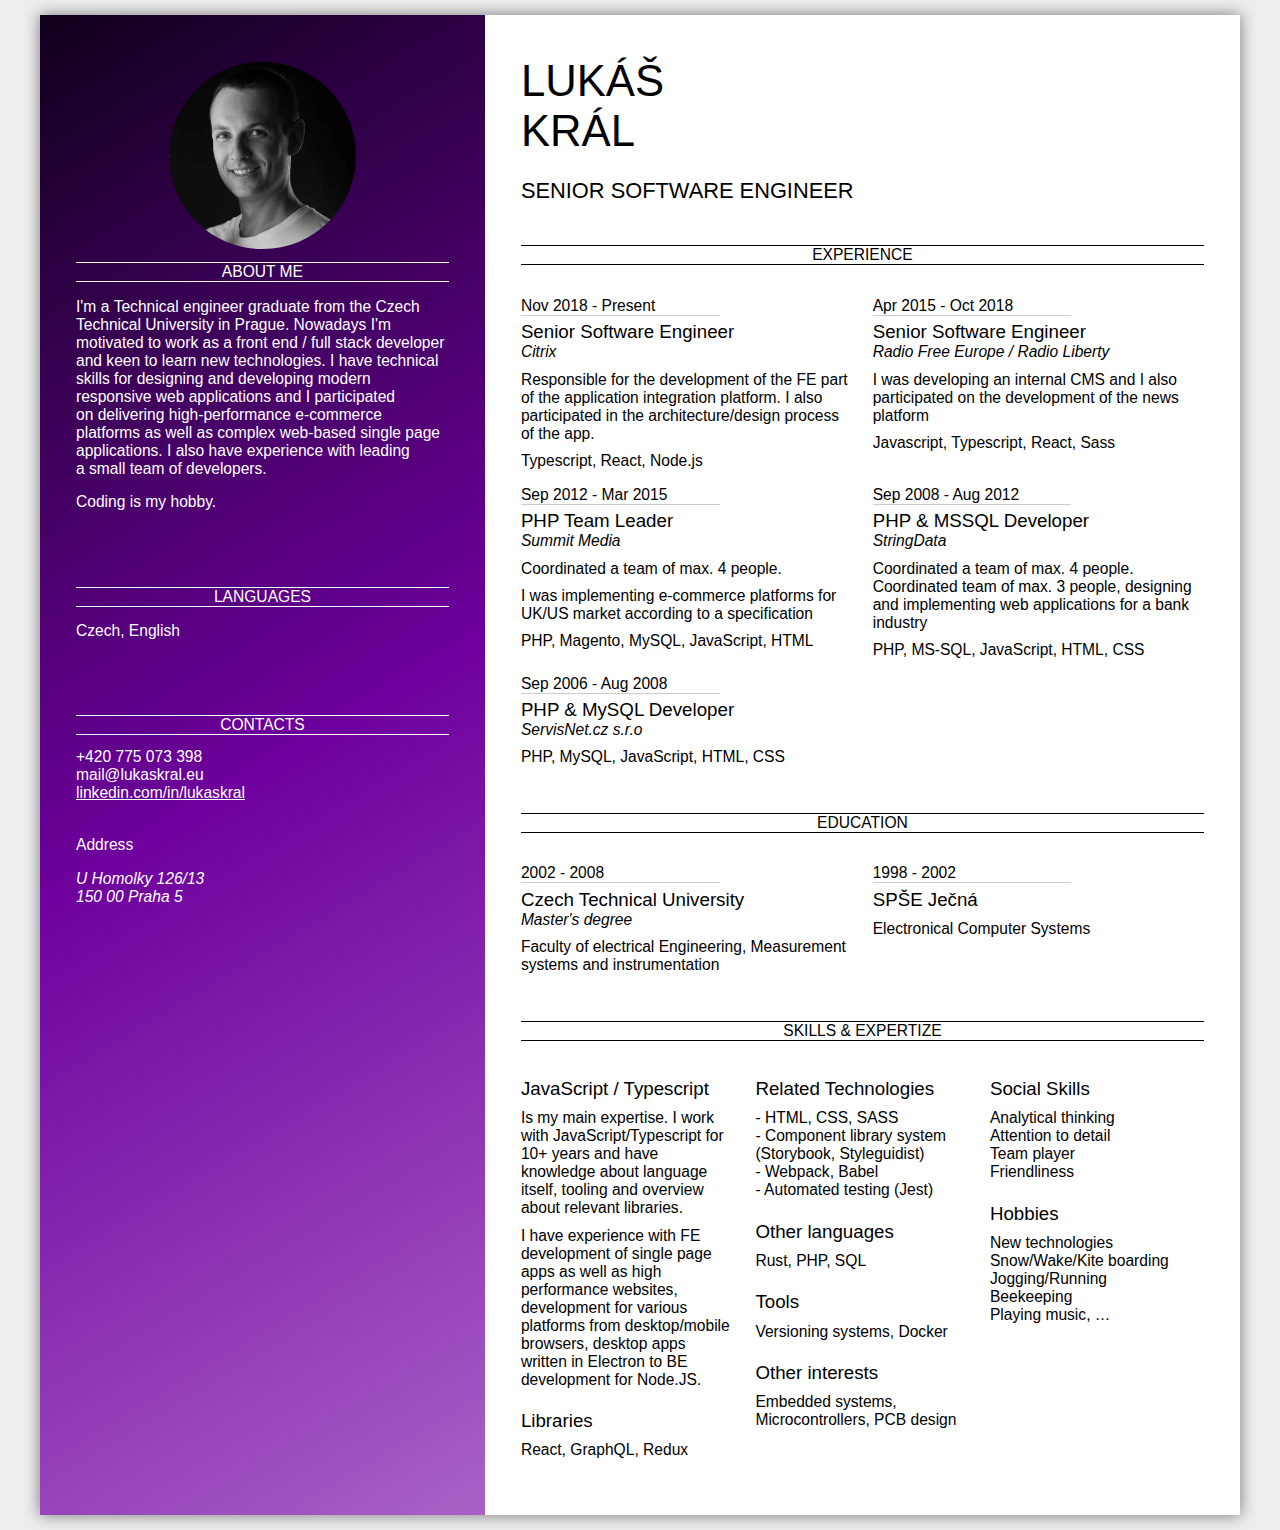
<file: index.html>
<!DOCTYPE html>
<html lang="en">
  <head>
    <meta charset="utf-8" />
    <link rel="icon" href="/favicon.ico" />
    <link rel="stylesheet" href="styles.css">
    <meta name="viewport" content="width=device-width, initial-scale=1" />
    <meta name="theme-color" content="#000000" />
    <meta
      name="description"
      content="CV Lukáš Král - Senior Software Engineer"
    />
    <title>CV Lukáš Král - Senior Software Engineer</title>
  </head>
  <body>
    <main>
      <section class="name-role">
        <h1>
          <span class="first-name">Lukáš</span>
          <span class="last-name">Král</span>
        </h1>
        <div class="role">Senior Software Engineer</div>
      </section>

      <section class="experience">
        <h2>Experience</h2>

        <ul class="items">
          <li>
            <span class="prefix">Nov 2018 - Present</span>
            <h3>Senior Software Engineer</h3>
            <span class="suffix">Citrix</span>
            <p>
              Responsible for the development of the FE part of the application
              integration platform. I also participated in the
              architecture/design process of the app.
            </p>
            <div class="footer">Typescript, React, Node.js</div>
          </li>
          <li>
            <span class="prefix">Apr 2015 - Oct 2018</span>
            <h3>Senior Software Engineer</h3>
            <span class="suffix">Radio Free Europe / Radio Liberty</span>
            <p>
              I was developing an internal CMS and I also participated on the
              development of the news platform
            </p>
            <div class="footer">Javascript, Typescript, React, Sass</div>
          </li>
          <li>
            <span class="prefix">Sep 2012 - Mar 2015</span>
            <h3>PHP Team Leader</h3>
            <span class="suffix">Summit Media</span>
            <p>Coordinated a team of max. 4 people.</p>
            <p>
              I was implementing e-commerce platforms for UK/US market according
              to a specification
            </p>
            <div class="footer">PHP, Magento, MySQL, JavaScript, HTML</div>
          </li>
          <li>
            <span class="prefix">Sep 2008 - Aug 2012</span>
            <h3>PHP & MSSQL Developer</h3>
            <span class="suffix">StringData</span>
            <p>
              Coordinated a team of max. 4 people. Coordinated team of max. 3
              people, designing and implementing web applications for a bank
              industry
            </p>
            <div class="footer">PHP, MS-SQL, JavaScript, HTML, CSS</div>
          </li>
          <li>
            <span class="prefix">Sep 2006 - Aug 2008</span>
            <h3>PHP & MySQL Developer</h3>
            <span class="suffix">ServisNet.cz s.r.o</span>
            <div class="footer">PHP, MySQL, JavaScript, HTML, CSS</div>
          </li>
        </ul>
      </section>

      <section class="education">
        <h2>Education</h2>
        <ul class="items">
          <li>
            <span class="prefix">2002 - 2008</span>
            <h3>Czech Technical University</h3>
            <span class="suffix">Master's degree</span>
            <div class="footer">
              Faculty of electrical Engineering, Measurement systems and
              instrumentation
            </div>
          </li>
          <li>
            <span class="prefix">1998 - 2002</span>
            <h3>SPŠE Ječná</h3>
            <div class="footer">Electronical Computer Systems</div>
          </li>
        </ul>
      </section>

      <section class="skills">
        <h2>Skills &amp; Expertize</h2>
        <ul class="items">
          <li>
            <h3>JavaScript / Typescript</h3>
            <p>
              Is my main expertise. I work with JavaScript/Typescript for 10+
              years and have knowledge about language itself, tooling and
              overview about relevant libraries.
            </p>
            <p>
              I have experience with FE development of single page apps as well
              as high performance websites, development for various platforms
              from desktop/mobile browsers, desktop apps written in Electron to
              BE development for Node.JS.
            </p>
          </li>
          <li>
            <h3>Libraries</h3>
            <p>React, GraphQL, Redux</p>
          </li>
          <li>
            <h3>Related Technologies</h3>
            <ul>
              <li>- HTML, CSS, SASS</li>
              <li>- Component library system (Storybook, Styleguidist)</li>
              <li>- Webpack, Babel</li>
              <li>- Automated testing (Jest)</li>
            </ul>
          </li>
          <li>
            <h3>Other languages</h3>
            <p>Rust, PHP, SQL</p>
          </li>
          <li>
            <h3>Tools</h3>
            <p>Versioning systems, Docker</p>
          </li>
          <li>
            <h3>Other interests</h3>
            <p>Embedded systems, Microcontrollers, PCB design</p>
          </li>
          <li>
            <h3>Social Skills</h3>
            <ul>
              <li>Analytical thinking</li>
              <li>Attention to detail</li>
              <li>Team player</li>
              <li>Friendliness</li>
            </ul>
          </li>
          <li>
            <h3>Hobbies</h3>
            <ul>
              <li>New technologies</li>
              <li>Snow/Wake/Kite boarding</li>
              <li>Jogging/Running</li>
              <li>Beekeeping</li>
              <li>Playing music, &hellip;</li>
            </ul>
          </li>
        </ul>
      </section>
    </main>

    <sidebar>
      <img class="portrait" src="./photo.jpg" alt="photo" />
      <section>
        <h2>About me</h2>
        <p>
          I'm a&nbsp;Technical engineer graduate from the&nbsp;Czech Technical
          University in&nbsp;Prague. Nowadays I'm motivated to work as
          a&nbsp;front end / full stack developer and keen to&nbsp;learn new
          technologies. I&nbsp;have technical skills for designing and
          developing modern responsive web applications and I&nbsp;participated
          on&nbsp;delivering high-performance e&#8209;commerce platforms as well
          as complex web-based single page applications. I&nbsp;also have
          experience with leading a&nbsp;small team of&nbsp;developers.
        </p>
        <p>Coding is my hobby.</p>
      </section>
      <section>
        <h2>Languages</h2>
        <p>Czech, English</p>
      </section>
      <section>
        <h2>Contacts</h2>
        <div class="phone">+420&nbsp;775&nbsp;073&nbsp;398</div>
        <div class="mail">mail@lukaskral.eu</div>
        <div class="linkedin">
          <a href="https://www.linkedin.com/in/lukaskral/"
            >linkedin.com/in/lukaskral</a
          >
        </div>
        <br />
        <h3>Address</h3>
        <address>
          <div>U Homolky 126/13</div>
          <div>150&nbsp;00 Praha 5</div>
        </address>
      </section>
    </sidebar>
  </body>
</html>
</file>
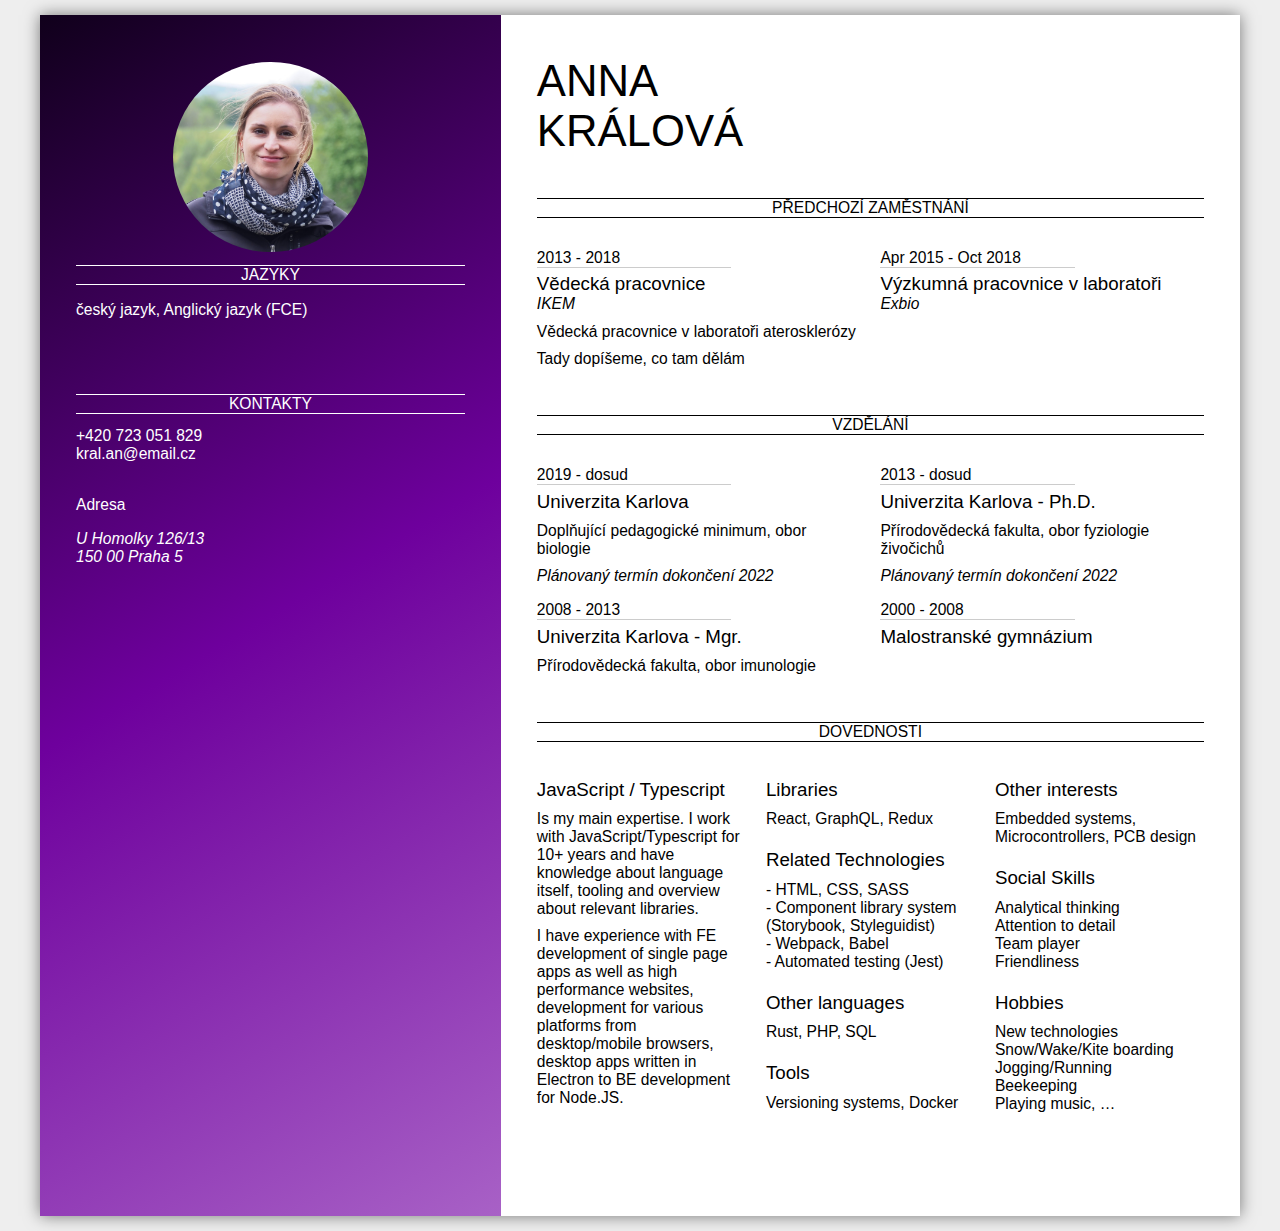
<file: anna.html>
<!DOCTYPE html>
<html lang="en">
  <head>
    <meta charset="utf-8" />
    <link rel="icon" href="/favicon.ico" />
    <link rel="stylesheet" href="styles.css" />
    <meta name="viewport" content="width=device-width, initial-scale=1" />
    <meta name="theme-color" content="#000000" />
    <meta name="description" content="CV Anna Králová" />
    <title>CV Anna Králová</title>
  </head>
  <body>
    <main>
      <section class="name-role">
        <h1>
          <span class="first-name">Anna</span>
          <span class="last-name">Králová</span>
        </h1>
      </section>

      <section class="experience">
        <h2>Předchozí zaměstnání</h2>

        <ul class="items">
          <li>
            <span class="prefix">2013 - 2018</span>
            <h3>Vědecká pracovnice</h3>
            <span class="suffix">IKEM</span>
            <p>Vědecká pracovnice v laboratoři aterosklerózy</p>
            <div class="footer">Tady dopíšeme, co tam dělám</div>
          </li>
          <li>
            <span class="prefix">Apr 2015 - Oct 2018</span>
            <h3>Výzkumná pracovnice v laboratoři</h3>
            <span class="suffix">Exbio</span>
          </li>
        </ul>
      </section>

      <section class="education">
        <h2>Vzdělání</h2>
        <ul class="items">
          <li>
            <span class="prefix">2019 - dosud</span>
            <h3>Univerzita Karlova</h3>
            <p>Doplňující pedagogické minimum, obor biologie</p>
            <div class="footer"><i>Plánovaný termín dokončení 2022</i></div>
          </li>
          <li>
            <span class="prefix">2013 - dosud</span>
            <h3>Univerzita Karlova - Ph.D.</h3>
            <p>Přírodovědecká fakulta, obor fyziologie živočichů</p>
            <div class="footer"><i>Plánovaný termín dokončení 2022</i></div>
          </li>
          <li>
            <span class="prefix">2008 - 2013</span>
            <h3>Univerzita Karlova - Mgr.</h3>
            <div class="footer">Přírodovědecká fakulta, obor imunologie</div>
          </li>
          <li>
            <span class="prefix">2000 - 2008</span>
            <h3>Malostranské gymnázium</h3>
          </li>
        </ul>
      </section>

      <section class="skills">
        <h2>Dovednosti</h2>
        <ul class="items">
          <li>
            <h3>JavaScript / Typescript</h3>
            <p>
              Is my main expertise. I work with JavaScript/Typescript for 10+
              years and have knowledge about language itself, tooling and
              overview about relevant libraries.
            </p>
            <p>
              I have experience with FE development of single page apps as well
              as high performance websites, development for various platforms
              from desktop/mobile browsers, desktop apps written in Electron to
              BE development for Node.JS.
            </p>
          </li>
          <li>
            <h3>Libraries</h3>
            <p>React, GraphQL, Redux</p>
          </li>
          <li>
            <h3>Related Technologies</h3>
            <ul>
              <li>- HTML, CSS, SASS</li>
              <li>- Component library system (Storybook, Styleguidist)</li>
              <li>- Webpack, Babel</li>
              <li>- Automated testing (Jest)</li>
            </ul>
          </li>
          <li>
            <h3>Other languages</h3>
            <p>Rust, PHP, SQL</p>
          </li>
          <li>
            <h3>Tools</h3>
            <p>Versioning systems, Docker</p>
          </li>
          <li>
            <h3>Other interests</h3>
            <p>Embedded systems, Microcontrollers, PCB design</p>
          </li>
          <li>
            <h3>Social Skills</h3>
            <ul>
              <li>Analytical thinking</li>
              <li>Attention to detail</li>
              <li>Team player</li>
              <li>Friendliness</li>
            </ul>
          </li>
          <li>
            <h3>Hobbies</h3>
            <ul>
              <li>New technologies</li>
              <li>Snow/Wake/Kite boarding</li>
              <li>Jogging/Running</li>
              <li>Beekeeping</li>
              <li>Playing music, &hellip;</li>
            </ul>
          </li>
        </ul>
      </section>
    </main>

    <sidebar>
      <img class="portrait" src="./anna.png" alt="photo" />
      <!--section>
        <h2>About me</h2>
        <p>
        </p>
      </section-->
      <section>
        <h2>Jazyky</h2>
        <p>český jazyk, Anglický jazyk (FCE)</p>
      </section>
      <section>
        <h2>Kontakty</h2>
        <div class="phone">
          +&#052;&#050;&#048;&nbsp;&#055;&#050;&#051;&nbsp;&#048;&#053;&#049;&nbsp;&#056;&#050;&#057;
        </div>
        <div class="mail">
          &#107;&#114;&#97;&#108;&#46;&#97;&#110;&#64;&#101;&#109;&#97;&#105;&#108;&#46;&#99;&#122;
        </div>
        <br />
        <h3>Adresa</h3>
        <address>
          <div>U Homolky 126/13</div>
          <div>150&nbsp;00 Praha 5</div>
        </address>
      </section>
    </sidebar>

    <script src="https://getinsights.io/js/insights.js"></script>
    <script>
      insights.init("qtFf4WbFEQ976RMF");
      insights.trackPages();
    </script>
  </body>
</html>
</file>
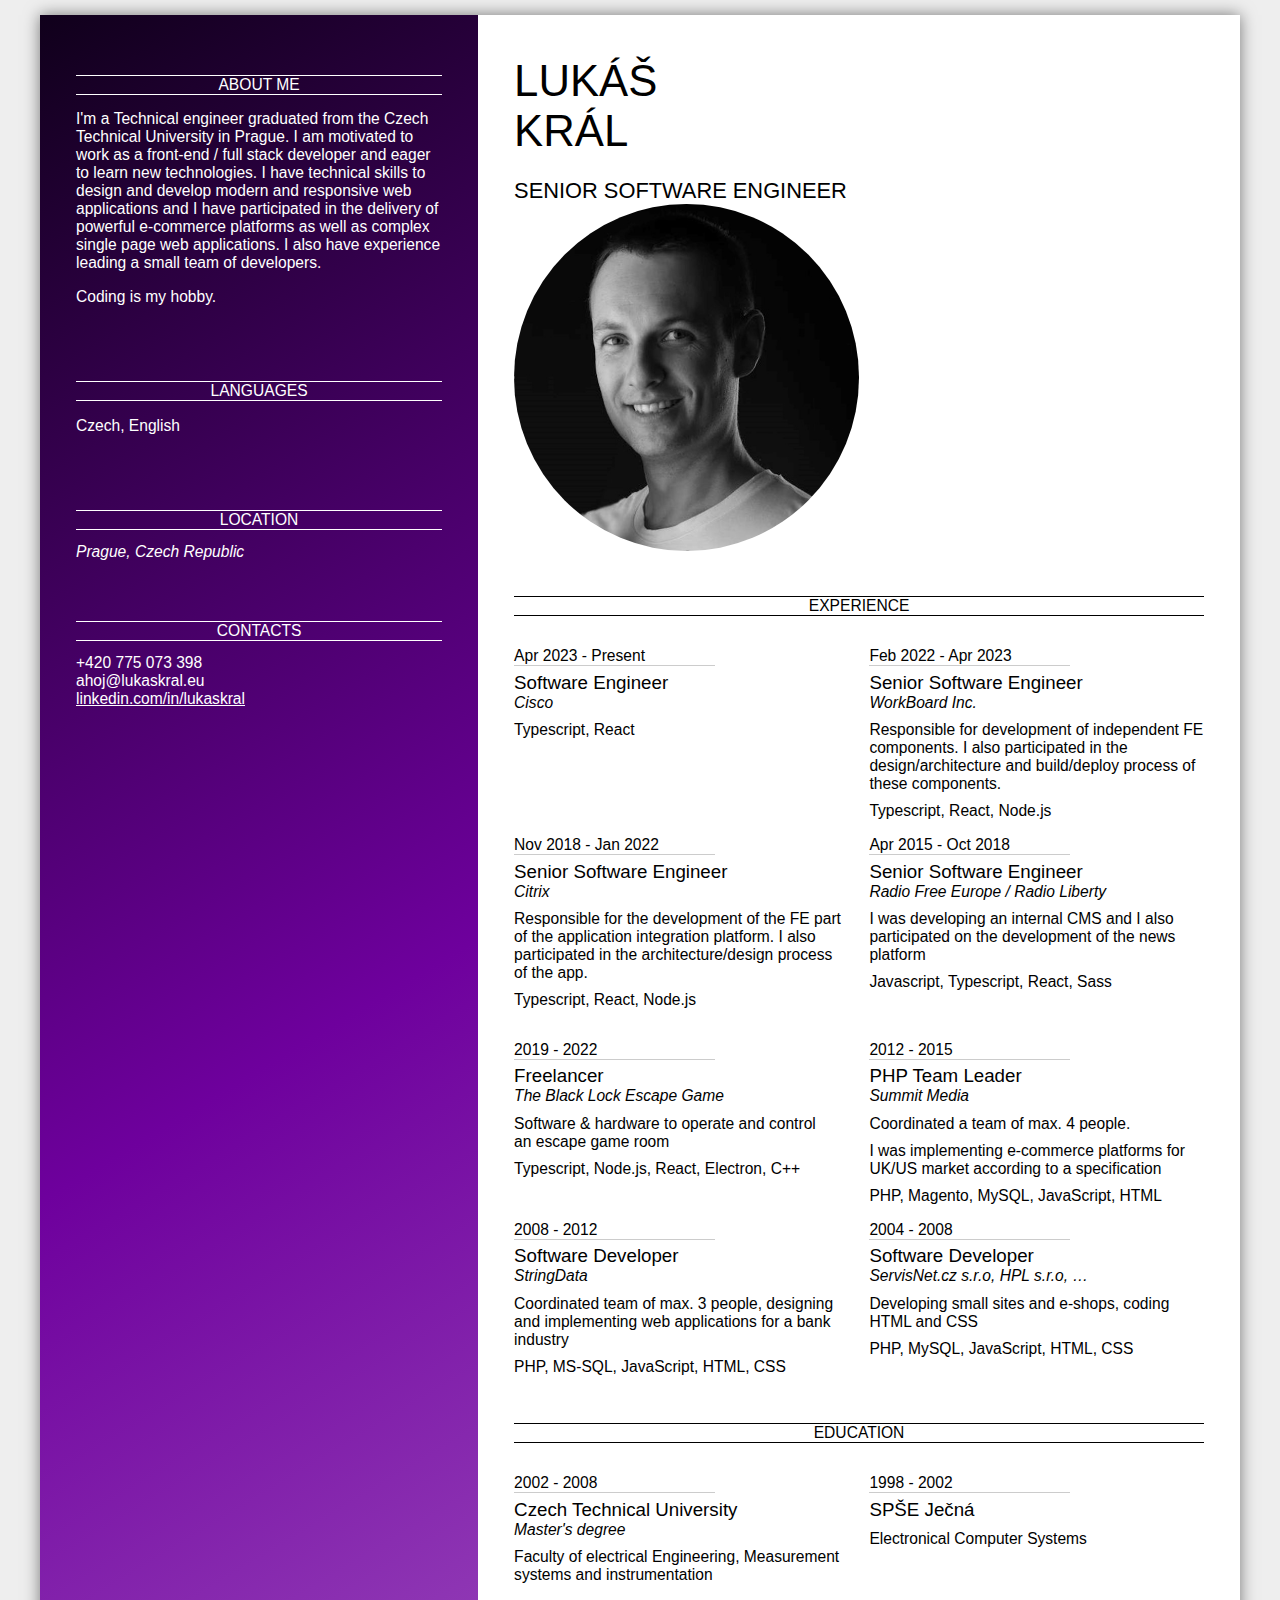
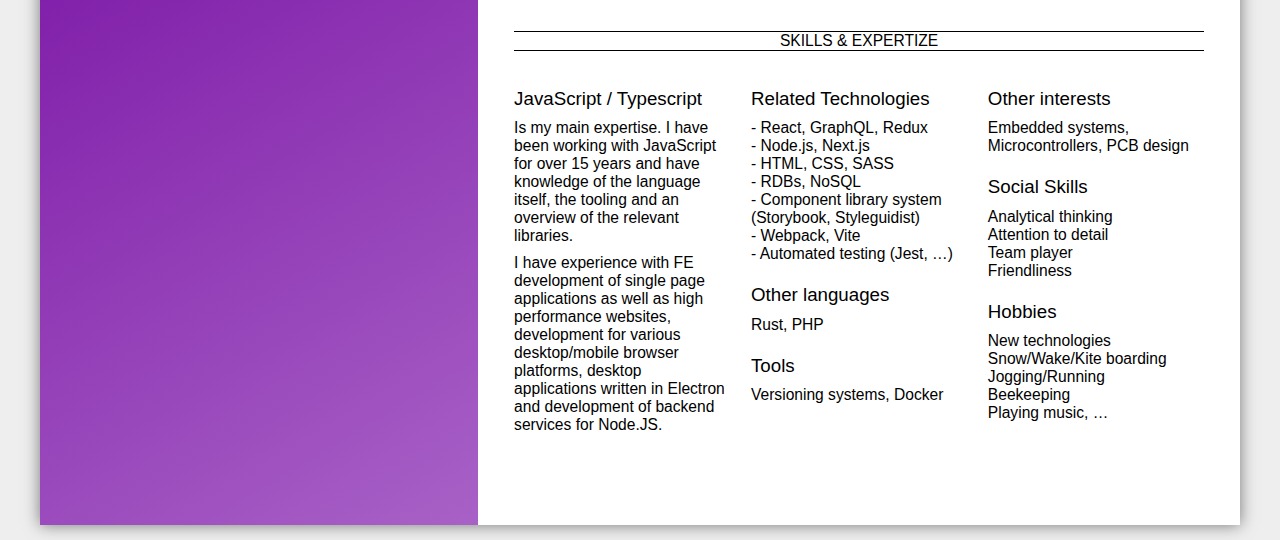
<file: cv.html>
<!DOCTYPE html>
<html lang="en">
  <head>
    <meta charset="utf-8" />
    <link rel="icon" href="/favicon.ico" />
    <link rel="stylesheet" href="styles.css" />
    <meta name="viewport" content="width=device-width, initial-scale=1" />
    <meta name="theme-color" content="#000000" />
    <meta
      name="description"
      content="CV Lukáš Král - Senior Software Engineer"
    />
    <title>CV Lukáš Král - Senior Software Engineer</title>
  </head>
  <body>
    <main>
      <section class="name-role">
        <div class="title">
          <h1>
            <span class="first-name">Lukáš</span>
            <span class="last-name">Král</span>
          </h1>
          <div class="role">Senior Software Engineer</div>
        </div>
        <div class="image">
          <img class="portrait" src="./photo.jpg" alt="photo" />
        </div>
      </section>

      <section class="experience">
        <h2>Experience</h2>

        <ul class="items">
          <li>
            <span class="prefix">Apr 2023 - Present</span>
            <h3>Software Engineer</h3>
            <span class="suffix">Cisco</span>
            <p>
              
            </p>
            <div class="footer">Typescript, React</div>
          </li>
          <li>
            <span class="prefix">Feb 2022 - Apr 2023</span>
            <h3>Senior Software Engineer</h3>
            <span class="suffix">WorkBoard Inc.</span>
            <p>
              Responsible for development of independent FE components. I also
              participated in the design/architecture and build/deploy process
              of these components.
            </p>
            <div class="footer">Typescript, React, Node.js</div>
          </li>
          <li>
            <span class="prefix">Nov 2018 - Jan 2022</span>
            <h3>Senior Software Engineer</h3>
            <span class="suffix">Citrix</span>
            <p>
              Responsible for the development of the FE part of the application
              integration platform. I also participated in the
              architecture/design process of the app.
            </p>
            <div class="footer">Typescript, React, Node.js</div>
          </li>
          <li>
            <span class="prefix">Apr 2015 - Oct 2018</span>
            <h3>Senior Software Engineer</h3>
            <span class="suffix">Radio Free Europe / Radio Liberty</span>
            <p>
              I was developing an internal CMS and I also participated on the
              development of the news platform
            </p>
            <div class="footer">Javascript, Typescript, React, Sass</div>
          </li>
        </ul>
        <ul class="items tiny">
          <li>
            <span class="prefix">2019 - 2022</span>
            <h3>Freelancer</h3>
            <span class="suffix">The Black Lock Escape Game</span>
            <p>
              Software &amp; hardware to operate and control an&nbsp;escape game
              room
            </p>
            <div class="footer">Typescript, Node.js, React, Electron, C++</div>
          </li>
          <li>
            <span class="prefix">2012 - 2015</span>
            <h3>PHP Team Leader</h3>
            <span class="suffix">Summit Media</span>
            <p>Coordinated a team of max. 4 people.</p>
            <p>
              I was implementing e-commerce platforms for UK/US market according
              to a specification
            </p>
            <div class="footer">PHP, Magento, MySQL, JavaScript, HTML</div>
          </li>
          <li>
            <span class="prefix">2008 - 2012</span>
            <h3>Software Developer</h3>
            <span class="suffix">StringData</span>
            <p>
              Coordinated team of max. 3 people, designing and implementing web
              applications for a bank industry
            </p>
            <div class="footer">PHP, MS-SQL, JavaScript, HTML, CSS</div>
          </li>
          <li>
            <span class="prefix">2004 - 2008</span>
            <h3>Software Developer</h3>
            <span class="suffix">ServisNet.cz s.r.o, HPL s.r.o, &hellip;</span>
            <p>Developing small sites and e-shops, coding HTML and CSS</p>
            <div class="footer">PHP, MySQL, JavaScript, HTML, CSS</div>
          </li>
        </ul>
      </section>

      <section class="education">
        <h2>Education</h2>
        <ul class="items">
          <li>
            <span class="prefix">2002 - 2008</span>
            <h3>Czech Technical University</h3>
            <span class="suffix">Master's degree</span>
            <div class="footer">
              Faculty of electrical Engineering, Measurement systems and
              instrumentation
            </div>
          </li>
          <li>
            <span class="prefix">1998 - 2002</span>
            <h3>SPŠE Ječná</h3>
            <div class="footer">Electronical Computer Systems</div>
          </li>
        </ul>
      </section>

      <section class="skills">
        <h2>Skills &amp; Expertize</h2>
        <ul class="items">
          <li>
            <h3>JavaScript / Typescript</h3>
            <p>
              Is my main expertise. I have been working with JavaScript for over
              15 years and have knowledge of the language itself, the tooling
              and an overview of the relevant libraries.
            </p>
            <p>
              I have experience with FE development of single page applications
              as well as high performance websites, development for various
              desktop/mobile browser platforms, desktop applications written in
              Electron and development of backend services for Node.JS.
            </p>
          </li>
          <li>
            <h3>Related Technologies</h3>
            <ul>
              <li>- React, GraphQL, Redux</li>
              <li>- Node.js, Next.js</li>
              <li>- HTML, CSS, SASS</li>
              <li>- RDBs, NoSQL</li>
              <li>- Component library system (Storybook, Styleguidist)</li>
              <li>- Webpack, Vite</li>
              <li>- Automated testing (Jest, &hellip;)</li>
            </ul>
          </li>
          <li>
            <h3>Other languages</h3>
            <p>Rust, PHP</p>
          </li>
          <li>
            <h3>Tools</h3>
            <p>Versioning systems, Docker</p>
          </li>
          <li>
            <h3>Other interests</h3>
            <p>Embedded systems, Microcontrollers, PCB design</p>
          </li>
          <li>
            <h3>Social Skills</h3>
            <ul>
              <li>Analytical thinking</li>
              <li>Attention to detail</li>
              <li>Team player</li>
              <li>Friendliness</li>
            </ul>
          </li>
          <li>
            <h3>Hobbies</h3>
            <ul>
              <li>New technologies</li>
              <li>Snow/Wake/Kite boarding</li>
              <li>Jogging/Running</li>
              <li>Beekeeping</li>
              <li>Playing music, &hellip;</li>
            </ul>
          </li>
        </ul>
      </section>
    </main>

    <sidebar>
      <section>
        <h2>About me</h2>
        <p>
          I'm a&nbsp;Technical engineer graduated from the&nbsp;Czech Technical
          University in&nbsp;Prague. I&nbsp;am motivated to work as a front-end
          / full stack developer and eager to&nbsp;learn new technologies.
          I&nbsp;have technical skills to design and develop modern and
          responsive web applications and I&nbsp;have participated in the
          delivery of powerful e-commerce platforms as well as complex single
          page web applications. I&nbsp;also have experience leading
          a&nbsp;small team of&nbsp;developers.
        </p>
        <p>Coding is my hobby.</p>
      </section>
      <section>
        <h2>Languages</h2>
        <p>Czech, English</p>
      </section>
      <section>
        <h2>Location</h2>
        <address>
          <div>Prague, Czech Republic</div>
        </address>
      </section>
      <section>
        <h2>Contacts</h2>
        <div class="phone">
          +&#052;&#050;&#048;&nbsp;&#055;&#055;&#053;&nbsp;&#048;&#055;&#051;&nbsp;&#051;&#057;&#056;
        </div>
        <div class="mail">
          &#097;&#104;&#111;&#106;&#064;&#108;&#117;&#107;&#097;&#115;&#107;&#114;&#097;&#108;&#046;&#101;&#117;
        </div>
        <div class="linkedin">
          <a href="https://www.linkedin.com/in/lukaskral/">
            linkedin.com/in/lukaskral
          </a>
        </div>
      </section>
    </sidebar>

    <script src="https://getinsights.io/js/insights.js"></script>
    <script>
      insights.init("qtFf4WbFEQ976RMF");
      insights.trackPages();
    </script>
  </body>
</html>
</file>
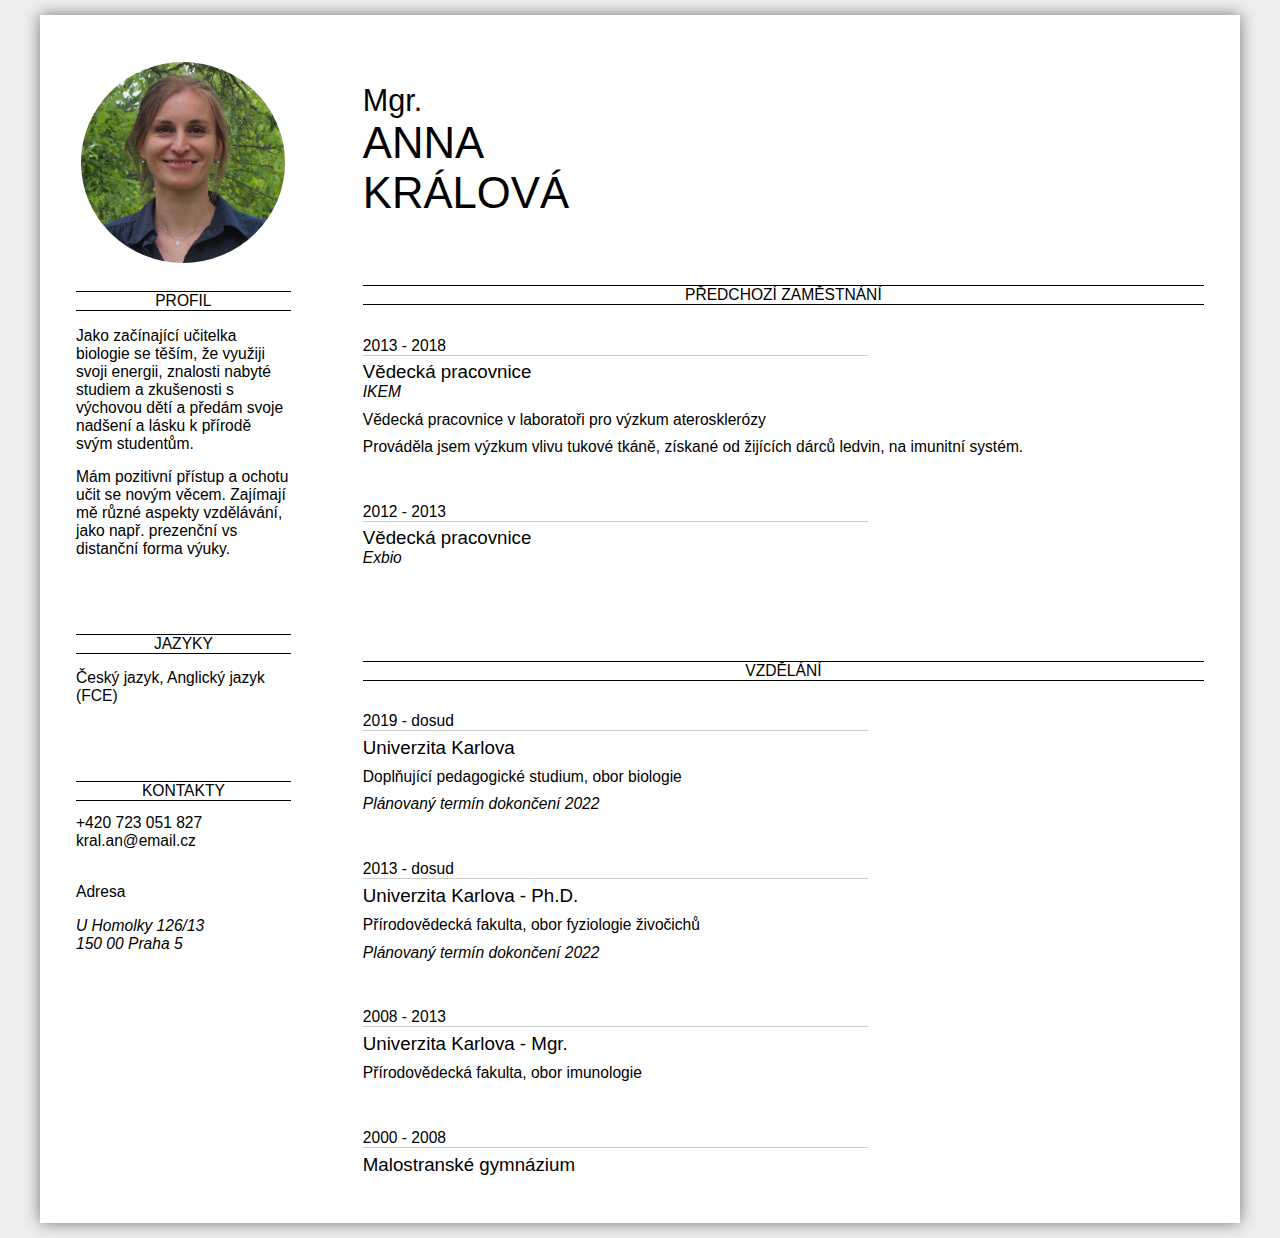
<file: anna/anna.html>
<!DOCTYPE html>
<html lang="en">
  <head>
    <meta charset="utf-8" />
    <link rel="icon" href="/favicon.ico" />
    <link rel="stylesheet" href="styles.css" />
    <meta name="viewport" content="width=device-width, initial-scale=1" />
    <meta name="theme-color" content="#000000" />
    <meta name="description" content="CV Anna Králová" />
    <title>CV Anna Králová</title>
  </head>
  <body>
    <main>
      <section class="name-role">
        <h1>
          <span class="title">Mgr.</span>
          <span class="first-name">Anna</span>
          <span class="last-name">Králová</span>
        </h1>
      </section>

      <section class="experience">
        <h2>Předchozí zaměstnání</h2>

        <ul class="items">
          <li>
            <span class="prefix">2013 - 2018</span>
            <h3>Vědecká pracovnice</h3>
            <span class="suffix">IKEM</span>
            <p>Vědecká pracovnice v laboratoři pro výzkum aterosklerózy</p>
            <div class="footer">
              Prováděla jsem výzkum vlivu tukové tkáně, získané od žijících
              dárců ledvin, na imunitní systém.
            </div>
          </li>
          <li>
            <span class="prefix">2012 - 2013</span>
            <h3>Vědecká pracovnice</h3>
            <span class="suffix">Exbio</span>
          </li>
        </ul>
      </section>

      <section class="education">
        <h2>Vzdělání</h2>
        <ul class="items">
          <li>
            <span class="prefix">2019 - dosud</span>
            <h3>Univerzita Karlova</h3>
            <p>Doplňující pedagogické studium, obor biologie</p>
            <div class="footer"><i>Plánovaný termín dokončení 2022</i></div>
          </li>
          <li>
            <span class="prefix">2013 - dosud</span>
            <h3>Univerzita Karlova - Ph.D.</h3>
            <p>Přírodovědecká fakulta, obor fyziologie živočichů</p>
            <div class="footer"><i>Plánovaný termín dokončení 2022</i></div>
          </li>
          <li>
            <span class="prefix">2008 - 2013</span>
            <h3>Univerzita Karlova - Mgr.</h3>
            <div class="footer">Přírodovědecká fakulta, obor imunologie</div>
          </li>
          <li>
            <span class="prefix">2000 - 2008</span>
            <h3>Malostranské gymnázium</h3>
          </li>
        </ul>
      </section>
    </main>

    <sidebar style="width: 30%">
      <img class="portrait" src="./anna.jpg" alt="photo" />
      <section>
        <h2>Profil</h2>
        <p>
          Jako začínající učitelka biologie se těším, že využiji svoji energii,
          znalosti nabyté studiem a zkušenosti s výchovou dětí a předám svoje
          nadšení a lásku k přírodě svým studentům.
        </p>
        <p>
          Mám pozitivní přístup a ochotu učit se novým věcem. Zajímají mě různé
          aspekty vzdělávání, jako např. prezenční vs distanční forma výuky.
        </p>
      </section>
      <section>
        <h2>Jazyky</h2>
        <p>Český jazyk, Anglický jazyk (FCE)</p>
      </section>
      <section>
        <h2>Kontakty</h2>
        <div class="phone">
          +&#052;&#050;&#048;&nbsp;&#055;&#050;&#051;&nbsp;&#048;&#053;&#049;&nbsp;&#056;&#050;&#055;
        </div>
        <div class="mail">
          &#107;&#114;&#97;&#108;&#46;&#97;&#110;&#64;&#101;&#109;&#97;&#105;&#108;&#46;&#99;&#122;
        </div>
        <br />
        <h3>Adresa</h3>
        <address>
          <div>U Homolky 126/13</div>
          <div>150&nbsp;00 Praha 5</div>
        </address>
      </section>
    </sidebar>

    <script src="https://getinsights.io/js/insights.js"></script>
    <script>
      insights.init("qtFf4WbFEQ976RMF");
      insights.trackPages();
    </script>
  </body>
</html>
</file>
<file: styles.css>
html {
  font-family: -apple-system, BlinkMacSystemFont, Segoe UI, Roboto, Oxygen,
    Ubuntu, Cantarell, Fira Sans, Droid Sans, Helvetica Neue, sans-serif;
  font-size: 1.3vw;
  box-sizing: border-box;
  margin: 0;
  padding: 0;
}
html * {
  box-sizing: border-box;
}
body {
  margin: 0;
  padding: 0;
  display: flex;
}
sidebar {
  order: 0;
  display: flex;
  flex-direction: column;
  flex-grow: 1;
  align-items: center;
  max-width: 30%;

  background: rgb(23, 23, 23);
  background: linear-gradient(
    149deg,
    rgb(23, 23, 23) 0%,
    rgba(122, 122, 122, 1) 100%
  );
  color: white;
  padding: 3%;
}
sidebar h2 {
  border-color: white;
}
sidebar a {
  color: white;
}

main {
  order: 1;
  padding: 0 3%;
}

section {
  width: 100%;
  margin: 0 0 3em 0;
}

h1 {
  font-size: 280%;
  font-weight: 200;
  text-transform: uppercase;
  margin: 0;
}
h1 span {
  display: block;
}
h2 {
  border-top: solid 1px;
  border-bottom: solid 1px;
  text-align: center;
  text-transform: uppercase;
  font-size: 100%;
  font-weight: normal;
}
h3 {
  font-size: 100%;
  font-weight: normal;
}

.items {
  display: grid;
  grid-template-columns: 1fr 1fr;
  column-gap: 3%;
  row-gap: 1em;
  padding: 0;
  list-style: none;
  margin: 2em 0;
}

.portrait {
  border-radius: 50%;
  max-width: 70%;
}

.name-role {
  margin: 2.65em 0;
}
.role {
  font-size: 1.4em;
  text-transform: uppercase;
  margin-top: 1em;
}

.items > li > .prefix {
  display: block;
  border-bottom: solid 1px #ccc;
  margin-right: 40%;
}
.items > li > h3 {
  display: block;
  font-size: 120%;
  font-weight: 500;
  margin: 0.3em 0 0 0;
}
.items > li > p,
.items > li > ul {
  margin: 0.6em 0 0 0;
}
.items > li > .suffix {
  font-style: italic;
}
.items > li > .footer {
  margin: 0.6em 0 0 0;
}

.skills .items {
  display: flex;
  flex-flow: column wrap;
  height: 33vw;
}
.skills .items > li {
  width: 31%;
}
.skills .items ul {
  padding: 0;
  list-style: none;
}

@media only screen and (min-width: 1200px) {
  html {
    font-size: 15.6px;
  }
  body {
    max-width: 1200px;
    box-shadow: rgba(0, 0, 0, 0.5) 0 0 15px;
    margin: 15px auto;
  }
  sidebar {
    width: 100%;
    max-width: 100%;
    margin-top: 3em;
  }
  .portrait {
    max-width: 50%;
  }
  .skills .items {
    height: 48vw;
  }
  sidebar {
    margin-top: 0;
    padding-top: 3em;
  }
  .skills .items {
    display: flex;
    flex-flow: column wrap;
    height: 396px;
  }
}
@media only screen and (max-width: 640px) {
  body {
    flex-direction: column-reverse;
    font-size: 1.8vw;
  }
  sidebar {
    width: 100%;
    max-width: 100%;
    margin-top: 3em;
  }
  .portrait {
    max-width: 50%;
  }
  .skills .items {
    height: 48vw;
  }
}
@media only screen and (max-width: 440px) {
  body {
    font-size: 2.5vw;
  }
  .skills .items {
    height: 100vw;
  }
  .skills .items li {
    width: 50%;
  }
}
@media (prefers-color-scheme: light) {
  sidebar {
    background: rgb(110, 0, 157);
    background: linear-gradient(
      149deg,
      rgba(16, 0, 27, 1) 0%,
      rgba(110, 0, 157, 1) 50%,
      rgba(168, 97, 198, 1) 100%
    );
  }
  html {
    background: #eee;
  }
  body {
    background: white;
    color: black;
  }
}
@media (prefers-color-scheme: dark) {
  sidebar {
    background: rgb(16, 0, 27);
    background: linear-gradient(
      149deg,
      rgba(168, 97, 198, 1) 0%,
      rgba(110, 0, 157, 1) 50%,
      rgba(16, 0, 27, 1) 100%
    );
  }
  html {
    background: #444;
  }
  body {
    background: black;
    color: white;
  }
}
@media print {
  sidebar {
    background: rgb(23, 23, 23);
    background: linear-gradient(
      149deg,
      rgb(23, 23, 23) 0%,
      rgba(122, 122, 122, 1) 100%
    );
  }
  body {
    background: white;
    color: black;
  }
  html {
    height: 100%;
  }
  body {
    -webkit-print-color-adjust: exact !important;
    height: 100%;
  }
  a {
    text-decoration: none;
  }
}
</file>
<file: anna/styles.css>
html {
  font-family: -apple-system, BlinkMacSystemFont, Segoe UI, Roboto, Oxygen,
    Ubuntu, Cantarell, Fira Sans, Droid Sans, Helvetica Neue, sans-serif;
  font-size: 1.3vw;
  box-sizing: border-box;
  margin: 0;
  padding: 0;
}
html * {
  box-sizing: border-box;
}
body {
  margin: 0;
  padding: 0;
  display: flex;
}
sidebar {
  order: 0;
  display: flex;
  flex-direction: column;
  flex-grow: 1;
  align-items: center;
  max-width: 30%;

  background: rgb(23, 23, 23);
  background: linear-gradient(
    149deg,
    rgb(23, 23, 23) 0%,
    rgba(122, 122, 122, 1) 100%
  );
  padding: 3%;
}
sidebar h2 {
  border-color: black;
}
sidebar a {
  color: black;
}

main {
  order: 1;
  padding: 0 3%;
  width: 100%;
}

section {
  width: 100%;
  margin: 0 0 3em 0;
}

h1 {
  font-size: 280%;
  font-weight: 200;
  text-transform: uppercase;
  margin: 1.55em 0;
}
h1 span {
  display: block;
}
h2 {
  border-top: solid 1px;
  border-bottom: solid 1px;
  text-align: center;
  text-transform: uppercase;
  font-size: 100%;
  font-weight: normal;
}
h3 {
  font-size: 100%;
  font-weight: normal;
}

.items {
  display: grid;
  grid-template-columns: 1fr;
  column-gap: 3%;
  row-gap: 3em;
  padding: 0;
  list-style: none;
  margin: 2em 0;
}

.portrait {
  border-radius: 50%;
  max-width: 100%;
  margin-bottom: 1em;
}

.title {
  font-size: 70%;
  text-transform: none;
}
.role {
  font-size: 1.4em;
  text-transform: uppercase;
  margin-top: 1em;
}

.items > li > .prefix {
  display: block;
  border-bottom: solid 1px #ccc;
  margin-right: 40%;
}
.items > li > h3 {
  display: block;
  font-size: 120%;
  font-weight: 500;
  margin: 0.3em 0 0 0;
}
.items > li > p,
.items > li > ul {
  margin: 0.6em 0 0 0;
}
.items > li > .suffix {
  font-style: italic;
}
.items > li > .footer {
  margin: 0.6em 0 0 0;
}

.education {
  margin-top: 6em;
}

.skills .items {
  display: flex;
  flex-flow: column wrap;
  height: 33vw;
}
.skills .items > li {
  width: 31%;
}
.skills .items ul {
  padding: 0;
  list-style: none;
}

@media only screen and (min-width: 1200px) {
  html {
    font-size: 15.6px;
  }
  body {
    max-width: 1200px;
    box-shadow: rgba(0, 0, 0, 0.5) 0 0 15px;
    margin: 15px auto;
  }
  sidebar {
    width: 100%;
    max-width: 100%;
    margin-top: 3em;
  }
  .portrait {
    max-width: 95%;
  }
  .skills .items {
    height: 48vw;
  }
  sidebar {
    margin-top: 0;
    padding-top: 3em;
  }
  .skills .items {
    display: flex;
    flex-flow: column wrap;
    height: 396px;
  }
}
@media only screen and (max-width: 640px) {
  body {
    flex-direction: column-reverse;
    font-size: 1.8vw;
  }
  sidebar {
    width: 100%;
    max-width: 100%;
    margin-top: 3em;
  }
  .portrait {
    max-width: 50%;
  }
  .skills .items {
    height: 48vw;
  }
}
@media only screen and (max-width: 440px) {
  body {
    font-size: 2.5vw;
  }
  .skills .items {
    height: 100vw;
  }
  .skills .items li {
    width: 50%;
  }
}
@media (prefers-color-scheme: light) {
  sidebar {
    background: rgb(255, 255, 255);
  }
  html {
    background: #eee;
  }
  body {
    background: white;
    color: black;
  }
}
@media (prefers-color-scheme: dark) {
  sidebar {
    background: rgb(71, 71, 71);
  }
  html {
    background: #444;
  }
  body {
    background: black;
    color: white;
  }
}
@media print {
  sidebar {
    background: rgb(255, 255, 255);
  }
  body {
    background: white;
    color: black;
  }
  html {
    height: 100%;
  }
  body {
    -webkit-print-color-adjust: exact !important;
    height: 100%;
  }
  a {
    text-decoration: none;
  }
}
</file>
